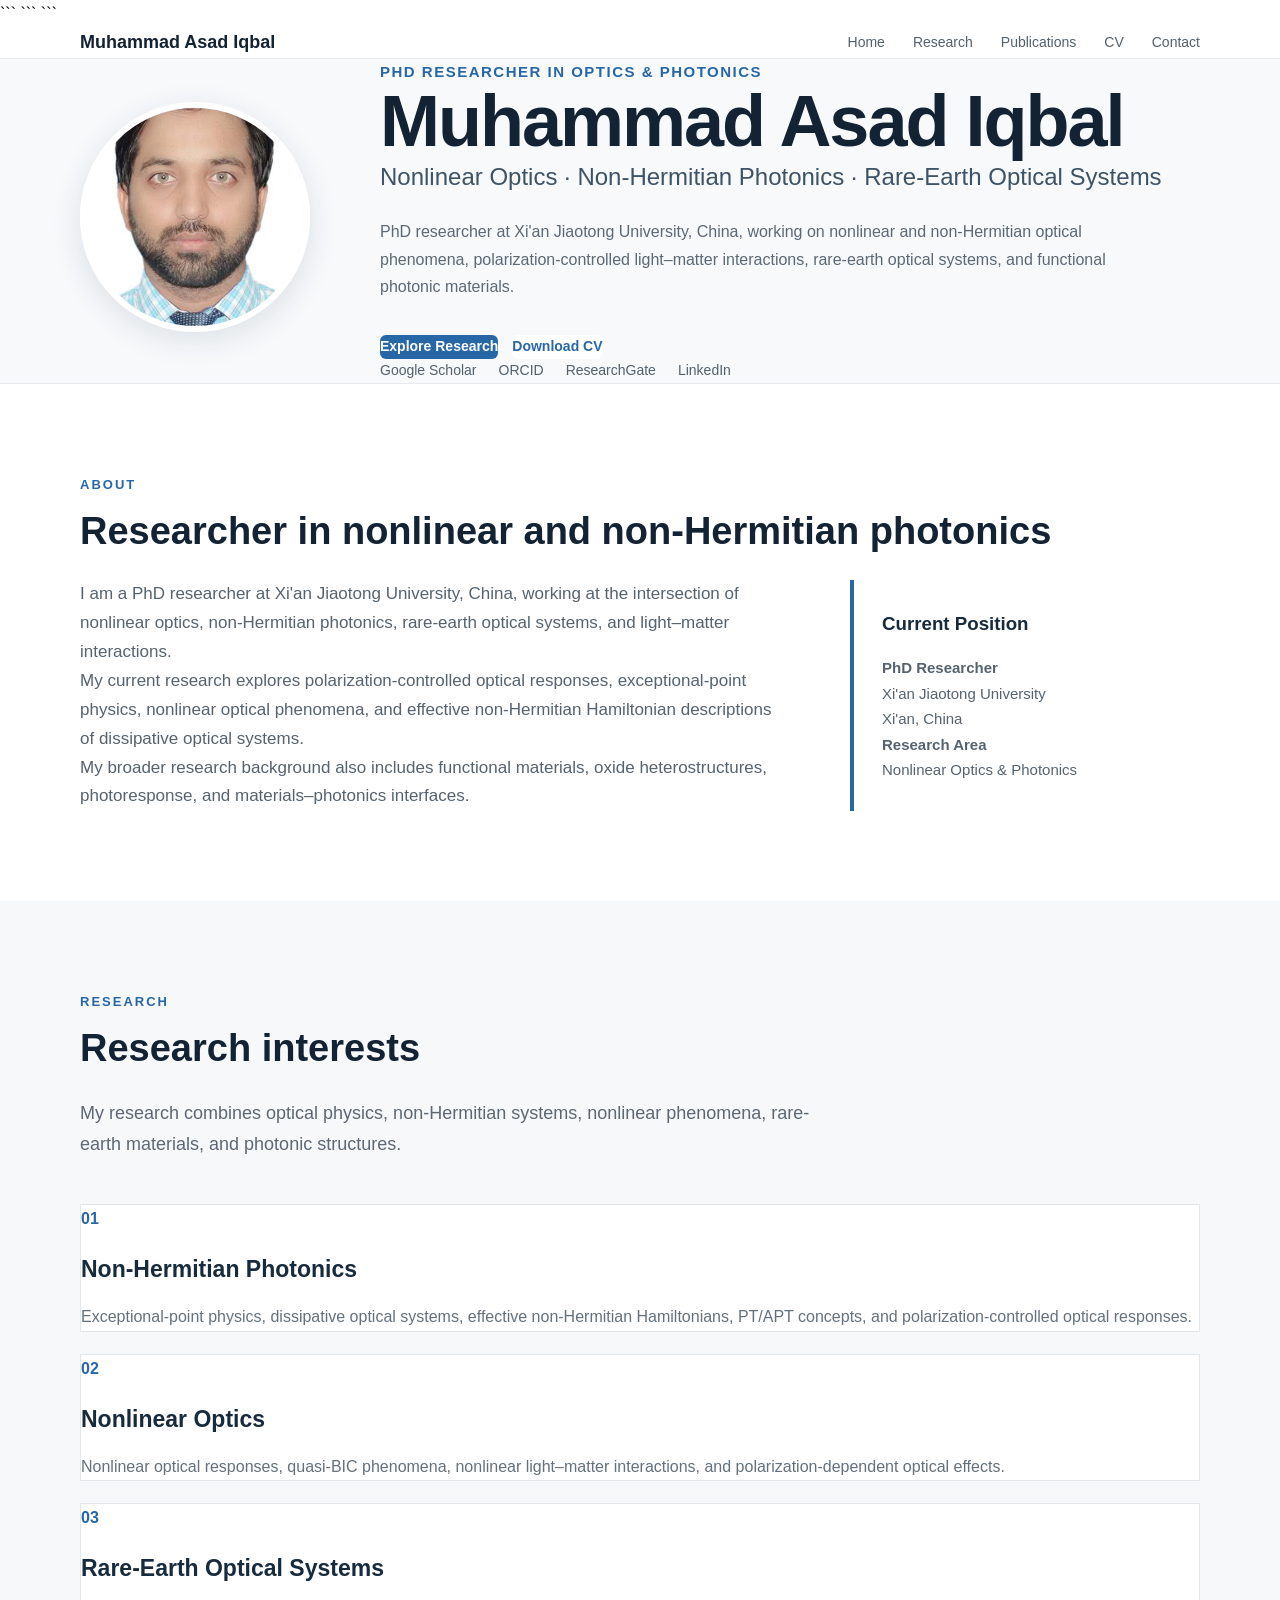
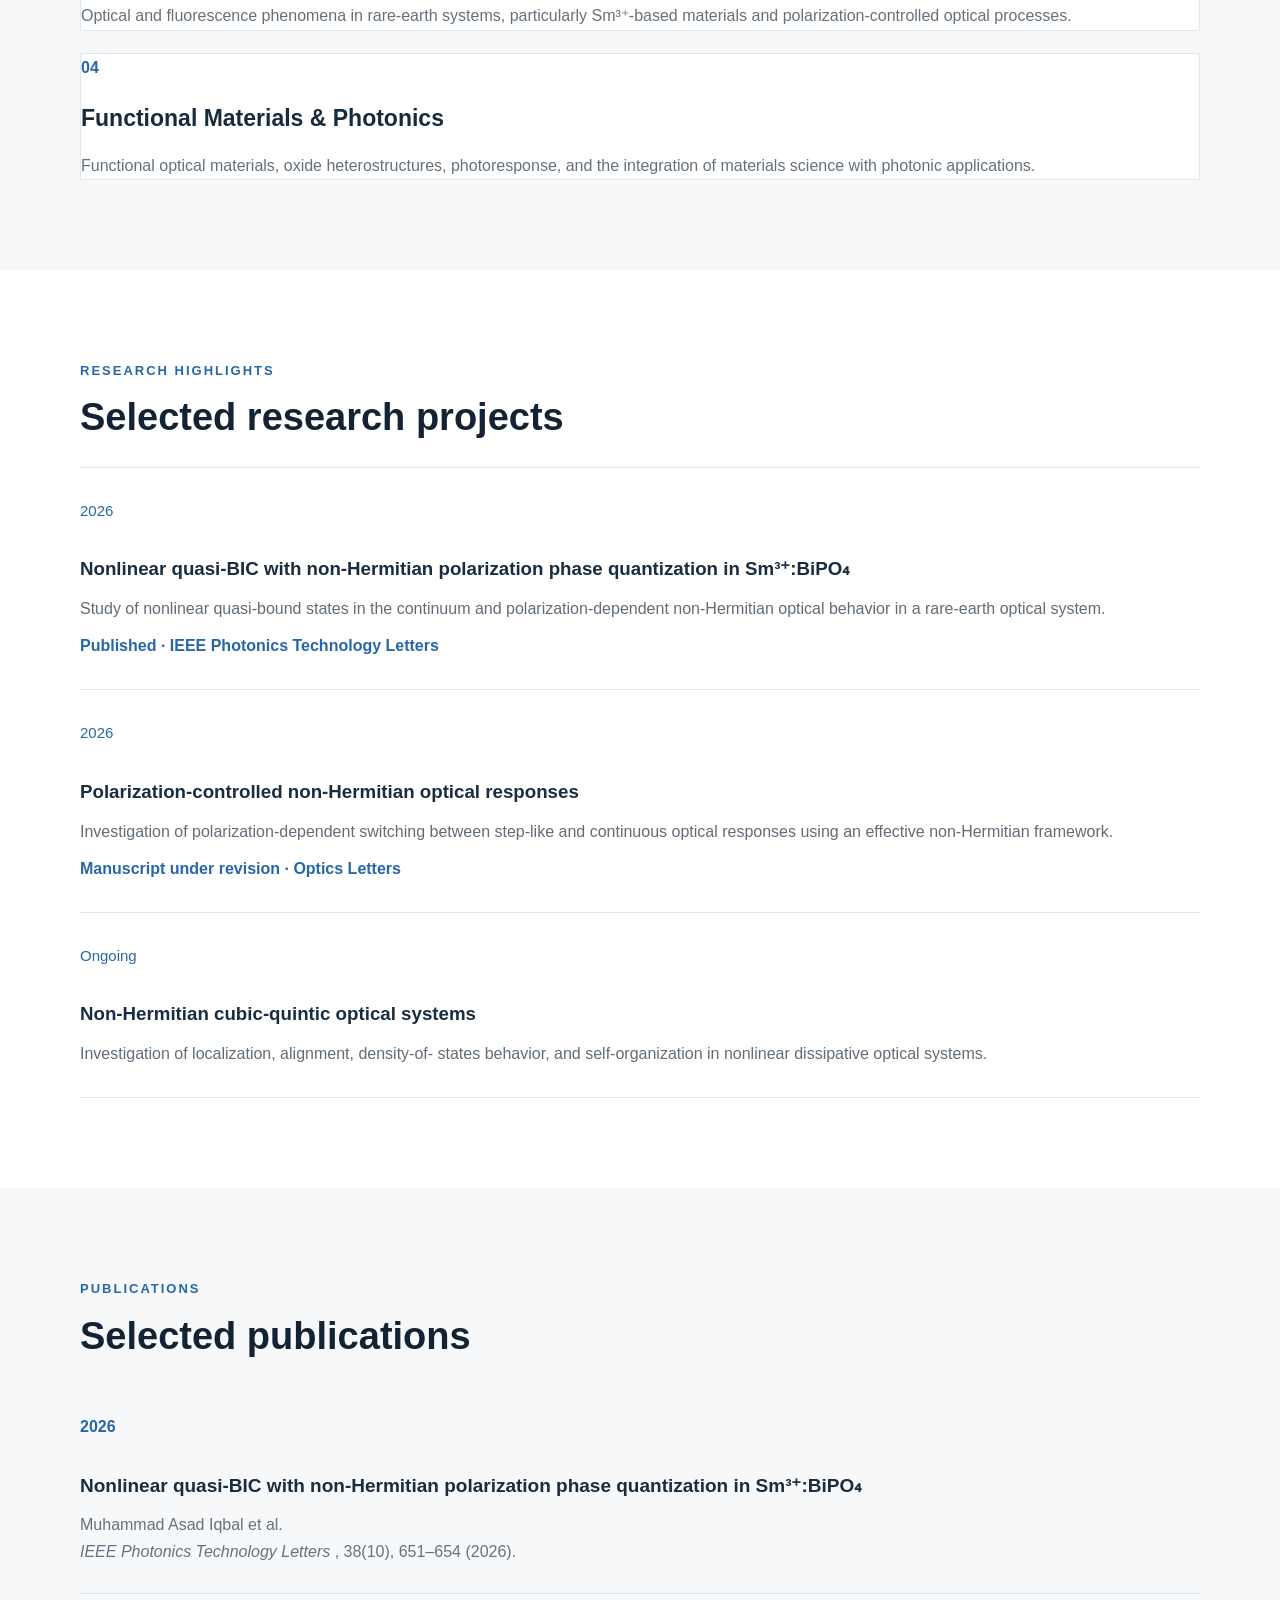
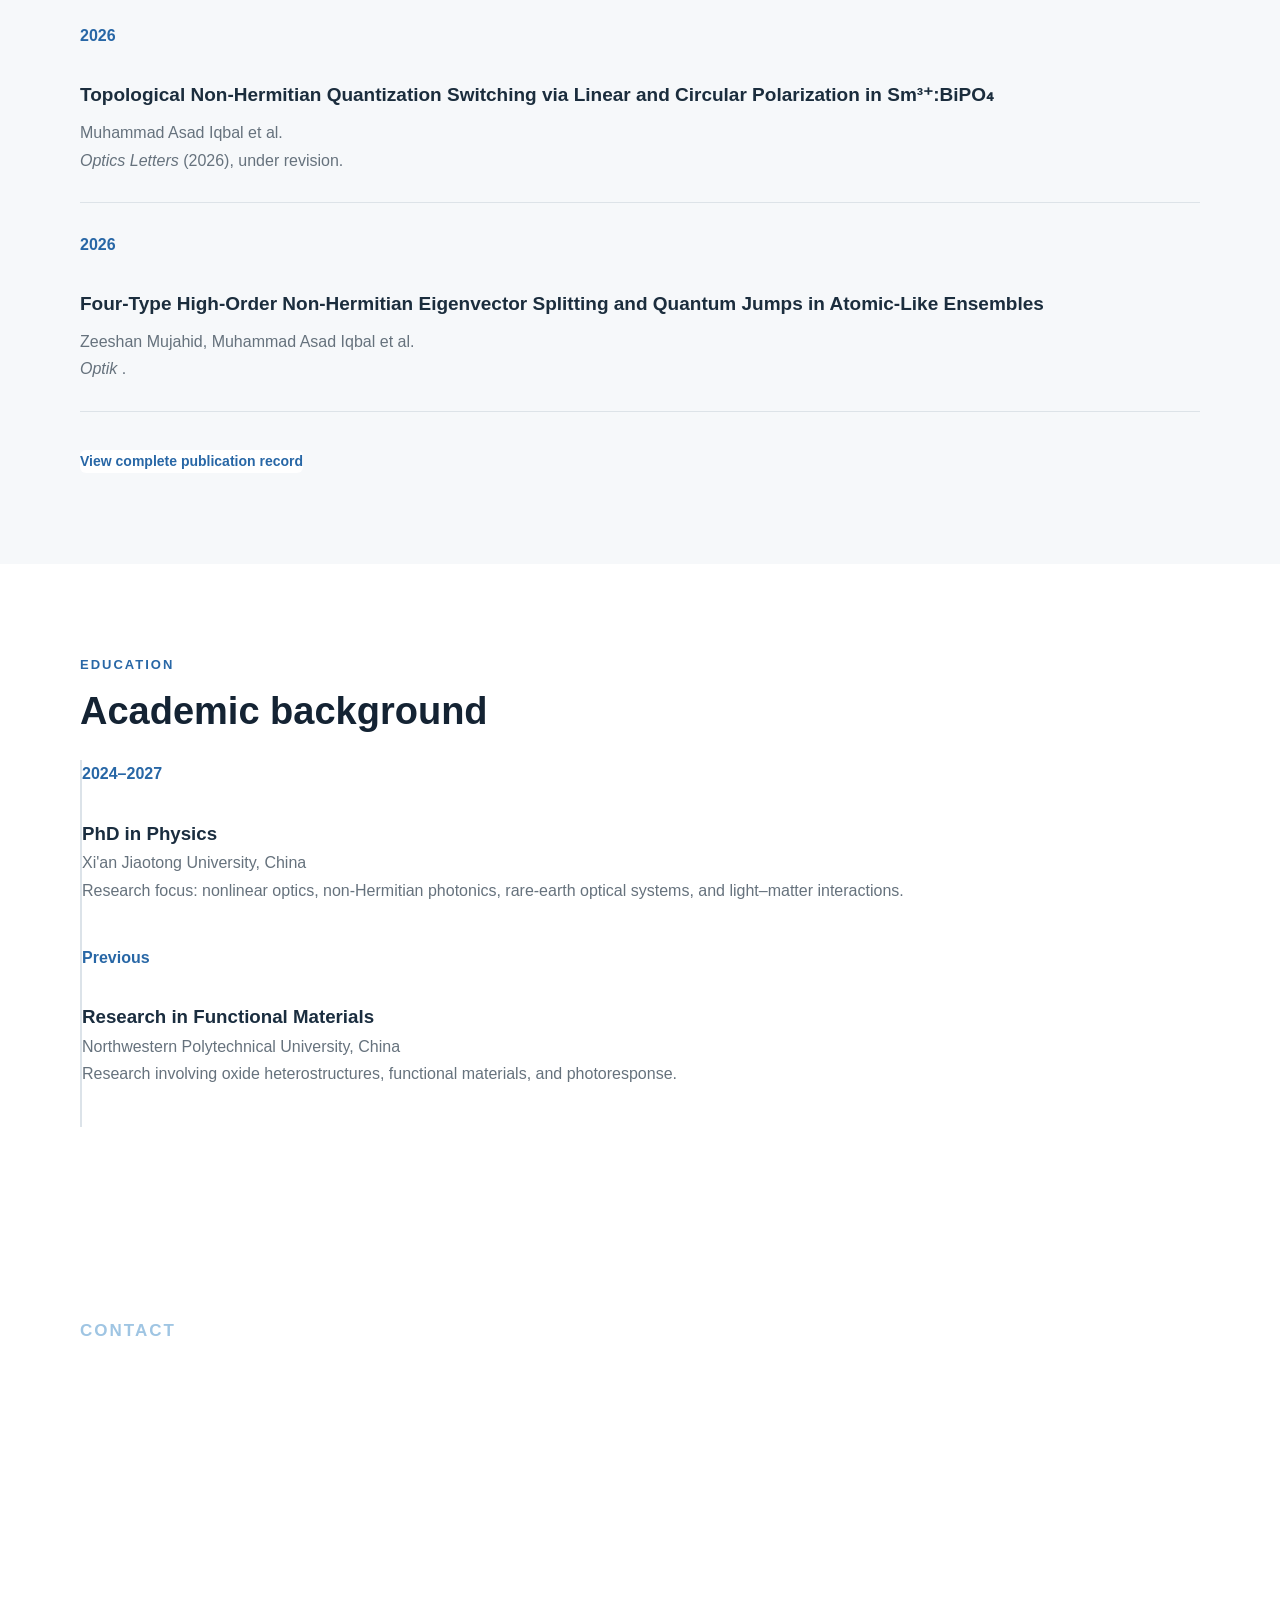
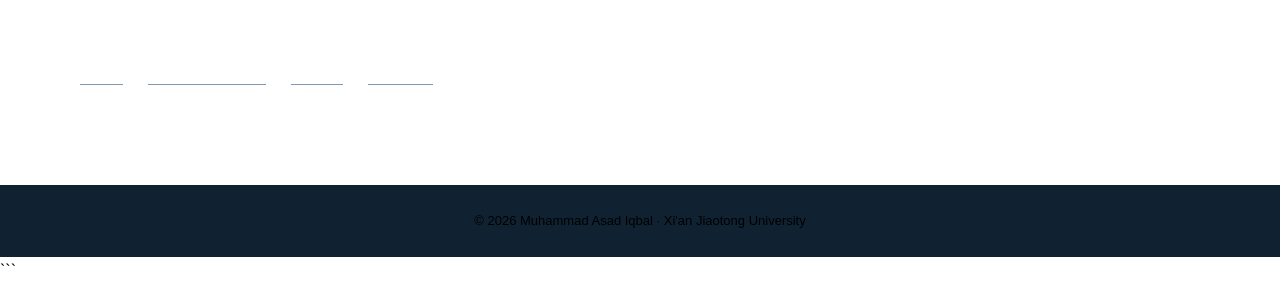
<file: index.html>
<!DOCTYPE html>

<html lang="en">

<head>
    <meta charset="UTF-8">
    <meta name="viewport" content="width=device-width, initial-scale=1.0">

```
<title>Muhammad Asad Iqbal | PhD Researcher</title>

<meta name="description"
    content="Academic homepage of Muhammad Asad Iqbal, PhD researcher in nonlinear optics, non-Hermitian photonics, rare-earth optical systems, and functional materials.">

<link rel="stylesheet" href="style.css">
```

</head>

<body>

```
<!-- Navigation -->
<nav class="navbar">
    <div class="nav-container">

        <a href="index.html" class="logo">
            Muhammad Asad Iqbal
        </a>

        <div class="nav-links">
            <a href="index.html">Home</a>
            <a href="research.html">Research</a>
            <a href="publications.html">Publications</a>
            <a href="cv.html">CV</a>
            <a href="index.html#contact">Contact</a>
        </div>

    </div>
</nav>


<!-- Hero Section -->
<header class="hero">

  <div class="hero-container">

    <div class="hero-photo">
        <img src="images/4124999048.jpg"
             alt="Muhammad Asad Iqbal">
    </div>

    <div class="hero-text">

            <p class="eyebrow">
                PhD Researcher in Optics & Photonics
            </p>

            <h1>
                Muhammad Asad Iqbal
            </h1>

            <h2>
                Nonlinear Optics · Non-Hermitian Photonics · Rare-Earth Optical Systems
            </h2>

            <p class="hero-description">

                PhD researcher at Xi'an Jiaotong University, China,
                working on nonlinear and non-Hermitian optical phenomena,
                polarization-controlled light–matter interactions,
                rare-earth optical systems, and functional photonic materials.

            </p>

            <div class="hero-buttons">

                <a href="#research" class="button primary">
                    Explore Research
                </a>

                <a href="cv.pdf" class="button secondary">
                    Download CV
                </a>

            </div>

            <div class="profile-links">

                <a href="https://scholar.google.com/citations?user=QJBoop8AAAAJ"
                   target="_blank">
                    Google Scholar
                </a>

                <a href="https://orcid.org/0000-0002-7200-636X"
                   target="_blank">
                    ORCID
                </a>

                <a href="https://www.researchgate.net/"
                   target="_blank">
                    ResearchGate
                </a>

                <a href="https://www.linkedin.com/in/asad-iqbal-26411875/"
                   target="_blank">
                    LinkedIn
                </a>

            </div>

        </div>

    </div>

</header>


<!-- About -->
<section id="about" class="section">

    <div class="container">

        <p class="section-label">
            ABOUT
        </p>

        <h2>
            Researcher in nonlinear and non-Hermitian photonics
        </h2>

        <div class="about-grid">

            <div>

                <p>
                    I am a PhD researcher at Xi'an Jiaotong University,
                    China, working at the intersection of nonlinear optics,
                    non-Hermitian photonics, rare-earth optical systems,
                    and light–matter interactions.
                </p>

                <p>
                    My current research explores polarization-controlled
                    optical responses, exceptional-point physics,
                    nonlinear optical phenomena, and effective
                    non-Hermitian Hamiltonian descriptions of dissipative
                    optical systems.
                </p>

                <p>
                    My broader research background also includes functional
                    materials, oxide heterostructures, photoresponse,
                    and materials–photonics interfaces.
                </p>

            </div>

            <div class="about-box">

                <h3>Current Position</h3>

                <p>
                    <strong>PhD Researcher</strong><br>
                    Xi'an Jiaotong University<br>
                    Xi'an, China
                </p>

                <p>
                    <strong>Research Area</strong><br>
                    Nonlinear Optics & Photonics
                </p>

            </div>

        </div>

    </div>

</section>


<!-- Research -->
<section id="research" class="section light-section">

    <div class="container">

        <p class="section-label">
            RESEARCH
        </p>

        <h2>
            Research interests
        </h2>

        <p class="section-intro">
            My research combines optical physics, non-Hermitian systems,
            nonlinear phenomena, rare-earth materials, and photonic
            structures.
        </p>


        <div class="research-grid">

            <article class="research-card">

                <div class="research-number">
                    01
                </div>

                <h3>
                    Non-Hermitian Photonics
                </h3>

                <p>
                    Exceptional-point physics, dissipative optical systems,
                    effective non-Hermitian Hamiltonians, PT/APT concepts,
                    and polarization-controlled optical responses.
                </p>

            </article>


            <article class="research-card">

                <div class="research-number">
                    02
                </div>

                <h3>
                    Nonlinear Optics
                </h3>

                <p>
                    Nonlinear optical responses, quasi-BIC phenomena,
                    nonlinear light–matter interactions, and
                    polarization-dependent optical effects.
                </p>

            </article>


            <article class="research-card">

                <div class="research-number">
                    03
                </div>

                <h3>
                    Rare-Earth Optical Systems
                </h3>

                <p>
                    Optical and fluorescence phenomena in rare-earth
                    systems, particularly Sm³⁺-based materials and
                    polarization-controlled optical processes.
                </p>

            </article>


            <article class="research-card">

                <div class="research-number">
                    04
                </div>

                <h3>
                    Functional Materials & Photonics
                </h3>

                <p>
                    Functional optical materials, oxide heterostructures,
                    photoresponse, and the integration of materials
                    science with photonic applications.
                </p>

            </article>

        </div>

    </div>

</section>


<!-- Research Highlights -->
<section class="section">

    <div class="container">

        <p class="section-label">
            RESEARCH HIGHLIGHTS
        </p>

        <h2>
            Selected research projects
        </h2>


        <div class="project">

            <div class="project-year">
                2026
            </div>

            <div>

                <h3>
                    Nonlinear quasi-BIC with non-Hermitian polarization phase quantization in Sm³⁺:BiPO₄
                </h3>

                <p>
                    Study of nonlinear quasi-bound states in the continuum
                    and polarization-dependent non-Hermitian optical
                    behavior in a rare-earth optical system.
                </p>

                <p class="project-status">
                    Published · IEEE Photonics Technology Letters
                </p>

            </div>

        </div>


        <div class="project">

            <div class="project-year">
                2026
            </div>

            <div>

                <h3>
                    Polarization-controlled non-Hermitian optical responses
                </h3>

                <p>
                    Investigation of polarization-dependent switching
                    between step-like and continuous optical responses
                    using an effective non-Hermitian framework.
                </p>

                <p class="project-status">
                    Manuscript under revision · Optics Letters
                </p>

            </div>

        </div>


        <div class="project">

            <div class="project-year">
                Ongoing
            </div>

            <div>

                <h3>
                    Non-Hermitian cubic-quintic optical systems
                </h3>

                <p>
                    Investigation of localization, alignment, density-of-
                    states behavior, and self-organization in nonlinear
                    dissipative optical systems.
                </p>

            </div>

        </div>

    </div>

</section>


<!-- Publications -->
<section id="publications" class="section light-section">

    <div class="container">

        <p class="section-label">
            PUBLICATIONS
        </p>

        <h2>
            Selected publications
        </h2>


        <div class="publication">

            <span class="publication-year">
                2026
            </span>

            <div>

                <h3>
                    Nonlinear quasi-BIC with non-Hermitian polarization phase quantization in Sm³⁺:BiPO₄
                </h3>

                <p>
                    Muhammad Asad Iqbal et al.
                </p>

                <p>
                    <em>
                        IEEE Photonics Technology Letters
                    </em>,
                    38(10), 651–654 (2026).
                </p>

            </div>

        </div>


        <div class="publication">

            <span class="publication-year">
                2026
            </span>

            <div>

                <h3>
                    Topological Non-Hermitian Quantization Switching via Linear and Circular Polarization in Sm³⁺:BiPO₄
                </h3>

                <p>
                    Muhammad Asad Iqbal et al.
                </p>

                <p>
                    <em>
                        Optics Letters
                    </em>
                    (2026), under revision.
                </p>

            </div>

        </div>


        <div class="publication">

            <span class="publication-year">
                2026
            </span>

            <div>

                <h3>
                    Four-Type High-Order Non-Hermitian Eigenvector Splitting and Quantum Jumps in Atomic-Like Ensembles
                </h3>

                <p>
                    Zeeshan Mujahid, Muhammad Asad Iqbal et al.
                </p>

                <p>
                    <em>
                        Optik
                    </em>.
                </p>

            </div>

        </div>


        <div class="publication-more">

            <a href="https://scholar.google.com/citations?user=QJBoop8AAAAJ"
               target="_blank"
               class="button secondary">

                View complete publication record

            </a>

        </div>

    </div>

</section>


<!-- Education -->
<section id="education" class="section">

    <div class="container">

        <p class="section-label">
            EDUCATION
        </p>

        <h2>
            Academic background
        </h2>


        <div class="timeline">

            <div class="timeline-item">

                <span>
                    2024–2027
                </span>

                <div>

                    <h3>
                        PhD in Physics
                    </h3>

                    <p>
                        Xi'an Jiaotong University, China
                    </p>

                    <p>
                        Research focus: nonlinear optics,
                        non-Hermitian photonics, rare-earth optical
                        systems, and light–matter interactions.
                    </p>

                </div>

            </div>


            <div class="timeline-item">

                <span>
                    Previous
                </span>

                <div>

                    <h3>
                        Research in Functional Materials
                    </h3>

                    <p>
                        Northwestern Polytechnical University, China
                    </p>

                    <p>
                        Research involving oxide heterostructures,
                        functional materials, and photoresponse.
                    </p>

                </div>

            </div>

        </div>

    </div>

</section>


<!-- Contact -->
<section id="contact" class="contact-section">

    <div class="container">

        <p class="section-label">
            CONTACT
        </p>

        <h2>
            Research collaborations & postdoctoral opportunities
        </h2>

        <p>
            I am interested in research collaborations and
            postdoctoral opportunities in nonlinear optics,
            non-Hermitian photonics, rare-earth optical systems,
            functional materials, and related interdisciplinary areas.
        </p>

        <div class="contact-links">

            <a href="mailto:YOUR-EMAIL@example.com">
                Email
            </a>

            <a href="https://scholar.google.com/citations?user=QJBoop8AAAAJ"
               target="_blank">
                Google Scholar
            </a>

            <a href="https://orcid.org/0000-0002-7200-636X"
               target="_blank">
                ORCID
            </a>

            <a href="https://www.linkedin.com/in/asad-iqbal-26411875/"
               target="_blank">
                LinkedIn
            </a>

        </div>

    </div>

</section>


<!-- Footer -->
<footer>

    <p>
        © 2026 Muhammad Asad Iqbal · Xi'an Jiaotong University
    </p>

</footer>
```

</body>

</html>
</file>
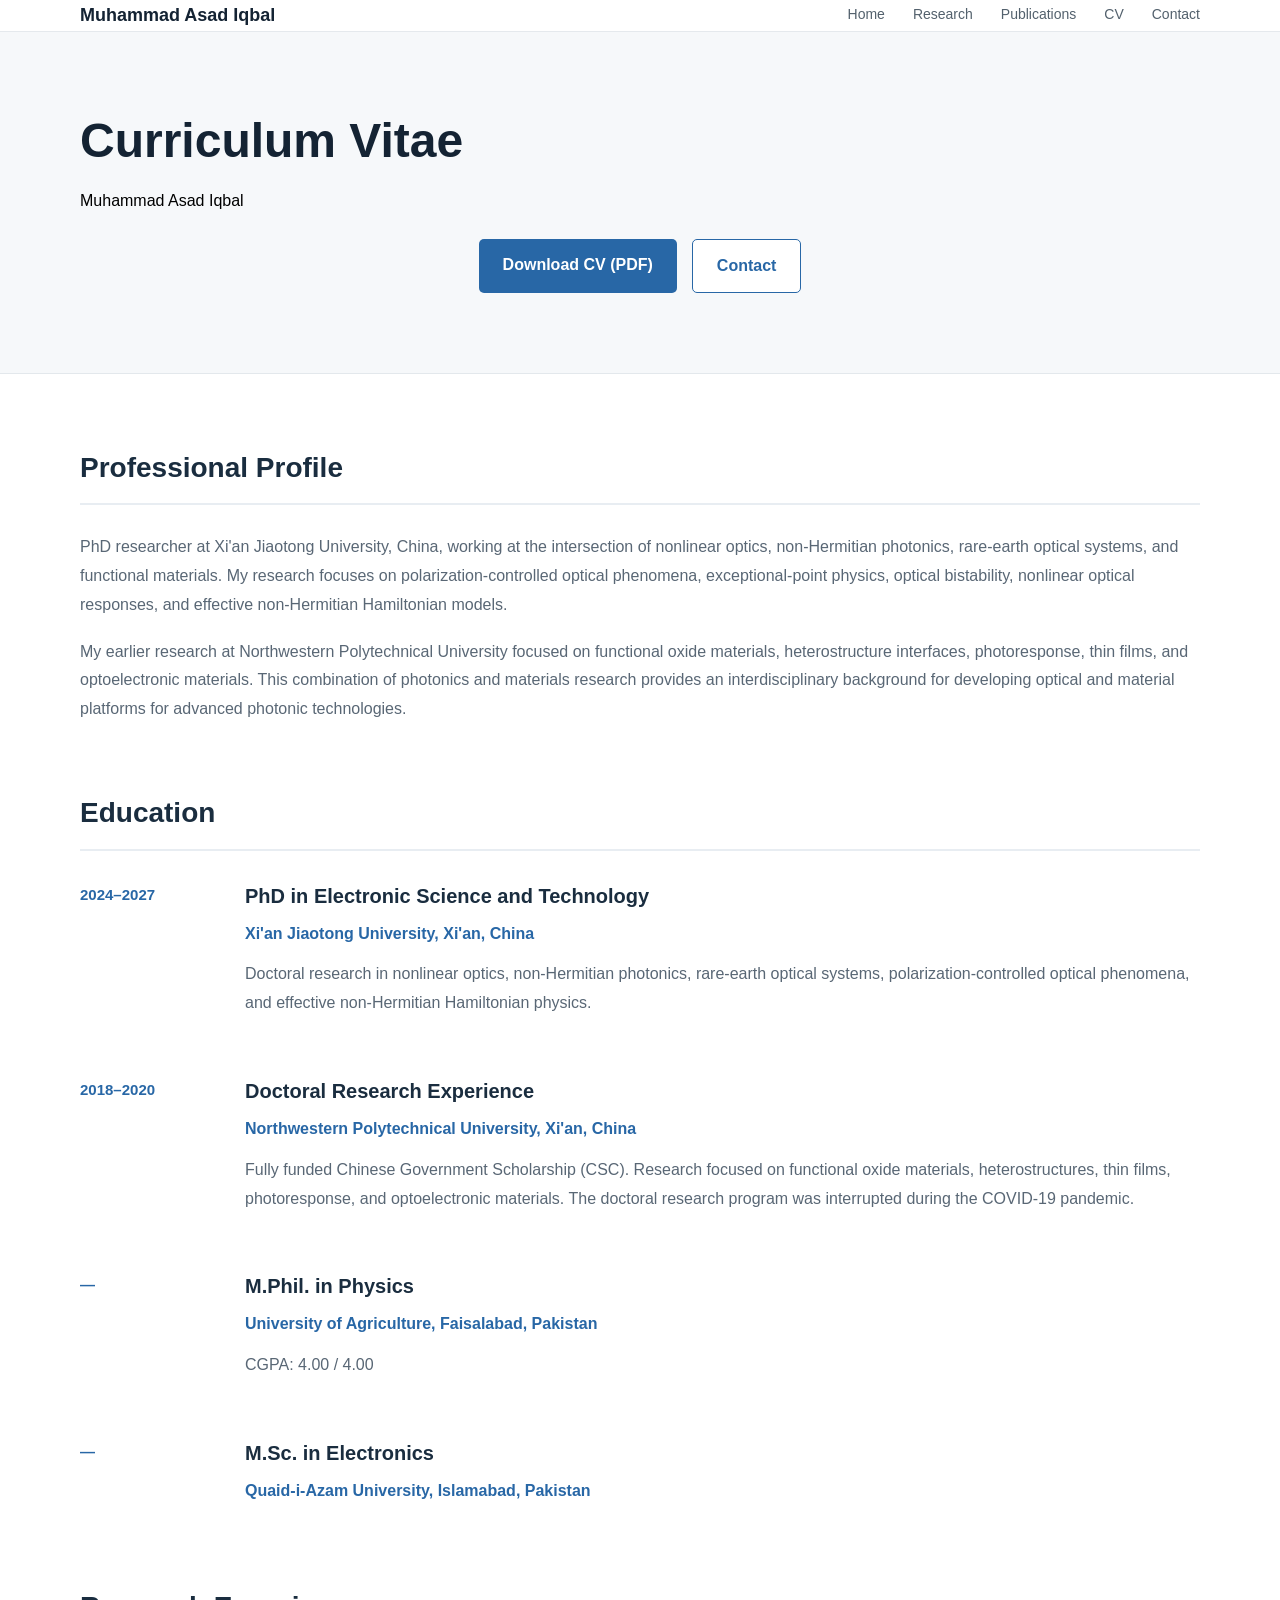
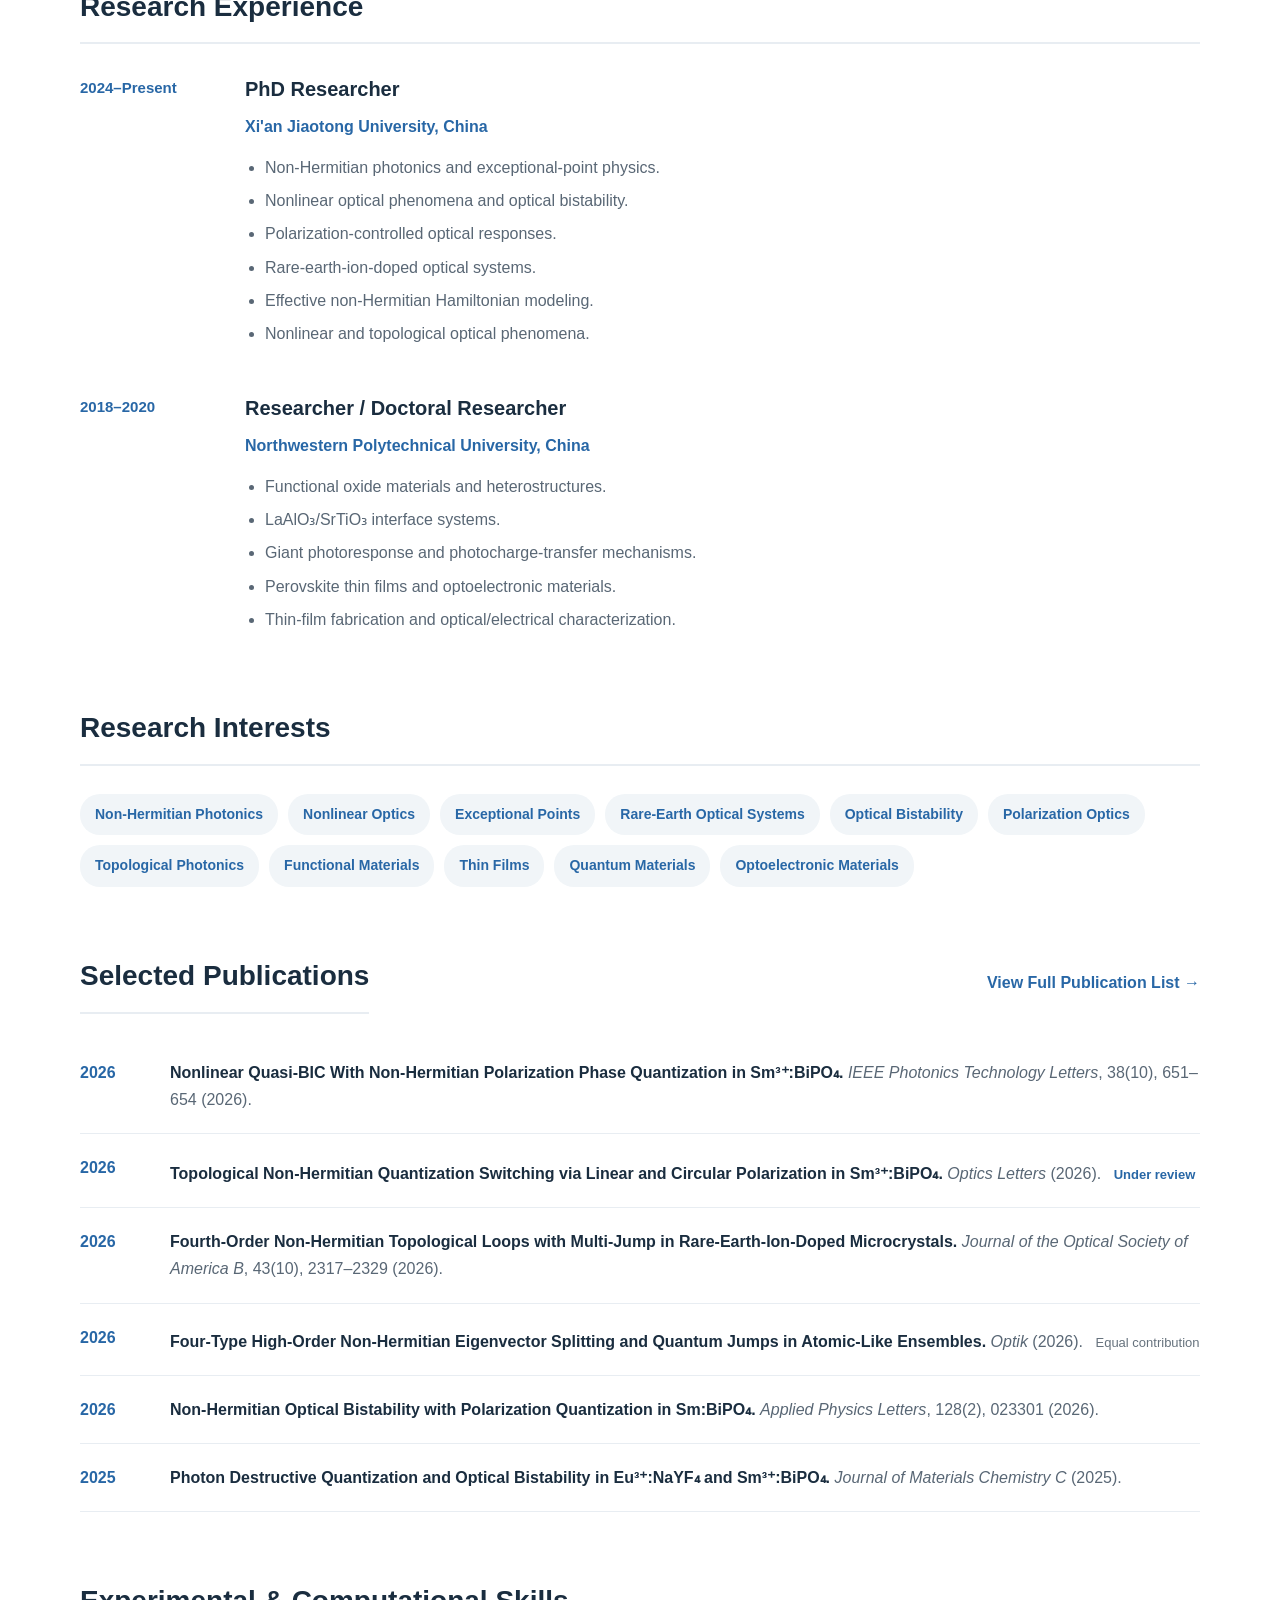
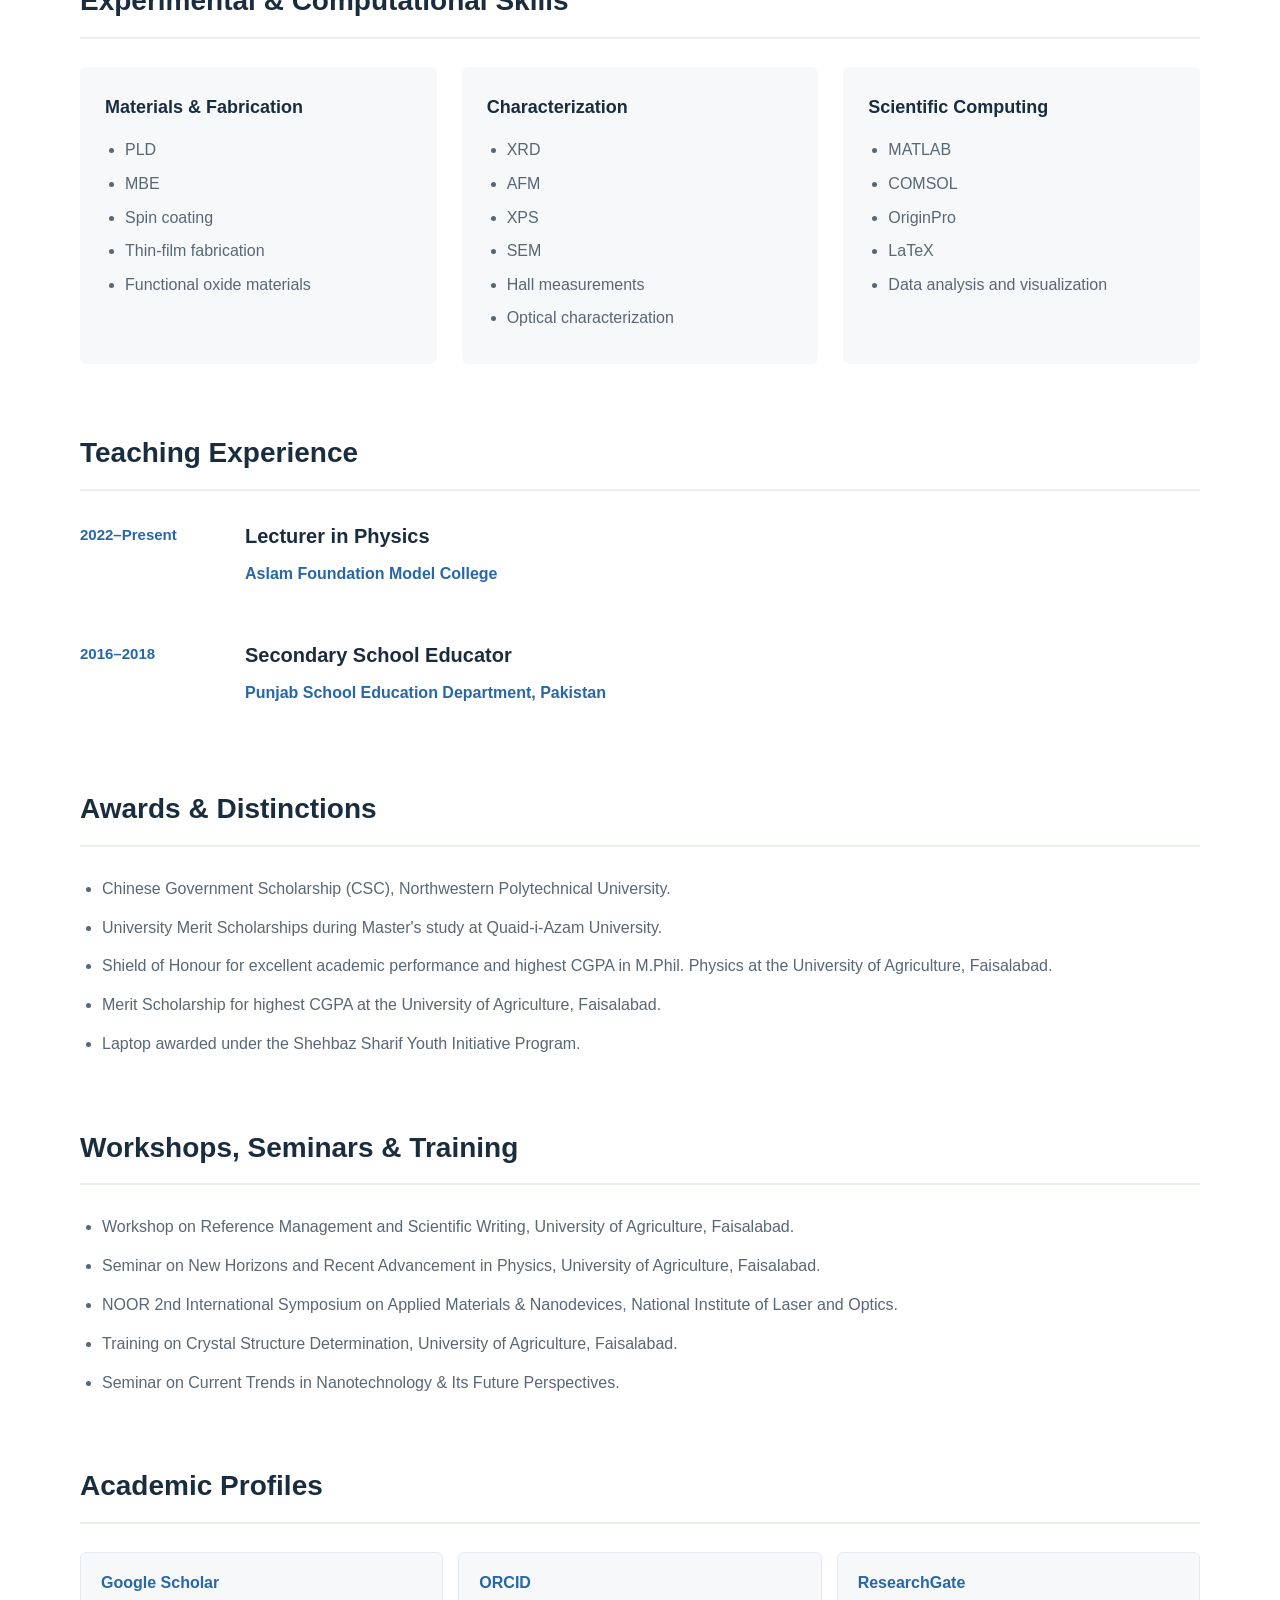
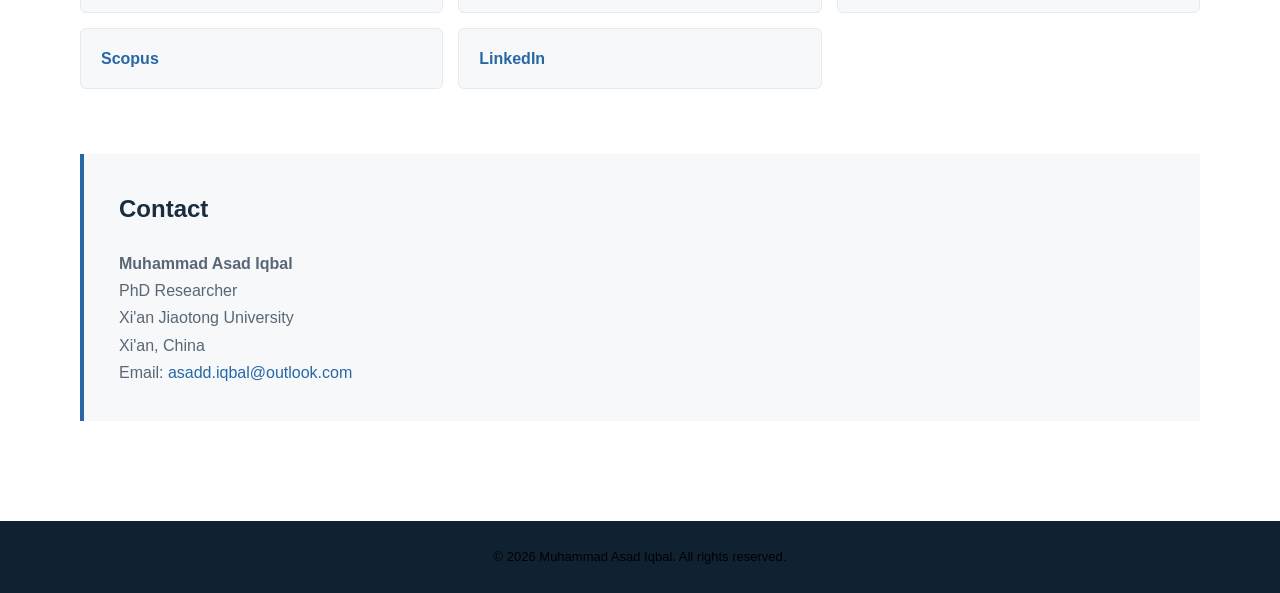
<file: cv.html>
<!DOCTYPE html>
<html lang="en">

<head>
    <meta charset="UTF-8">
    <meta name="viewport" content="width=device-width, initial-scale=1.0">

    <title>CV | Muhammad Asad Iqbal</title>

    <meta name="description"
        content="Curriculum Vitae of Muhammad Asad Iqbal, PhD researcher at Xi'an Jiaotong University specializing in nonlinear optics, non-Hermitian photonics, rare-earth optical systems, and functional materials.">

    <link rel="stylesheet" href="style.css">
</head>

<body>

<!-- Navigation -->
<nav class="navbar">
    <div class="nav-container">

        <a href="index.html" class="logo">
            Muhammad Asad Iqbal
        </a>

        <div class="nav-links">
            <a href="index.html">Home</a>
            <a href="research.html">Research</a>
            <a href="publications.html">Publications</a>
            <a href="cv.html" class="active">CV</a>
            <a href="index.html#contact">Contact</a>
        </div>

    </div>
</nav>


<!-- CV Header -->
<section class="page-header">
    <div class="container">

        <h1>Curriculum Vitae</h1>

        <p>
            Muhammad Asad Iqbal
        </p>

        <div class="cv-actions">

            <a href="cv.pdf" class="btn btn-primary" target="_blank">
                Download CV (PDF)
            </a>

            <a href="index.html#contact" class="btn btn-secondary">
                Contact
            </a>

        </div>

    </div>
</section>


<!-- CV Content -->
<main class="cv-page">

<div class="container">


<!-- Profile -->
<section class="cv-section">

    <h2>Professional Profile</h2>

    <p>
        PhD researcher at Xi'an Jiaotong University, China, working at the
        intersection of nonlinear optics, non-Hermitian photonics, rare-earth
        optical systems, and functional materials. My research focuses on
        polarization-controlled optical phenomena, exceptional-point physics,
        optical bistability, nonlinear optical responses, and effective
        non-Hermitian Hamiltonian models.
    </p>

    <p>
        My earlier research at Northwestern Polytechnical University focused on
        functional oxide materials, heterostructure interfaces, photoresponse,
        thin films, and optoelectronic materials. This combination of photonics
        and materials research provides an interdisciplinary background for
        developing optical and material platforms for advanced photonic
        technologies.
    </p>

</section>


<!-- Education -->
<section class="cv-section">

    <h2>Education</h2>


    <div class="cv-item">

        <div class="cv-date">
            2024–2027
        </div>

        <div class="cv-details">

            <h3>PhD in Electronic Science and Technology</h3>

            <p class="cv-institution">
                Xi'an Jiaotong University, Xi'an, China
            </p>

            <p>
                Doctoral research in nonlinear optics, non-Hermitian photonics,
                rare-earth optical systems, polarization-controlled optical
                phenomena, and effective non-Hermitian Hamiltonian physics.
            </p>

        </div>

    </div>


    <div class="cv-item">

        <div class="cv-date">
            2018–2020
        </div>

        <div class="cv-details">

            <h3>Doctoral Research Experience</h3>

            <p class="cv-institution">
                Northwestern Polytechnical University, Xi'an, China
            </p>

            <p>
                Fully funded Chinese Government Scholarship (CSC).
                Research focused on functional oxide materials, heterostructures,
                thin films, photoresponse, and optoelectronic materials.
                The doctoral research program was interrupted during the
                COVID-19 pandemic.
            </p>

        </div>

    </div>


    <div class="cv-item">

        <div class="cv-date">
            — 
        </div>

        <div class="cv-details">

            <h3>M.Phil. in Physics</h3>

            <p class="cv-institution">
                University of Agriculture, Faisalabad, Pakistan
            </p>

            <p>
                CGPA: 4.00 / 4.00
            </p>

        </div>

    </div>


    <div class="cv-item">

        <div class="cv-date">
            —
        </div>

        <div class="cv-details">

            <h3>M.Sc. in Electronics</h3>

            <p class="cv-institution">
                Quaid-i-Azam University, Islamabad, Pakistan
            </p>

        </div>

    </div>

</section>


<!-- Research Experience -->
<section class="cv-section">

    <h2>Research Experience</h2>


    <div class="cv-item">

        <div class="cv-date">
            2024–Present
        </div>

        <div class="cv-details">

            <h3>PhD Researcher</h3>

            <p class="cv-institution">
                Xi'an Jiaotong University, China
            </p>

            <ul>
                <li>Non-Hermitian photonics and exceptional-point physics.</li>
                <li>Nonlinear optical phenomena and optical bistability.</li>
                <li>Polarization-controlled optical responses.</li>
                <li>Rare-earth-ion-doped optical systems.</li>
                <li>Effective non-Hermitian Hamiltonian modeling.</li>
                <li>Nonlinear and topological optical phenomena.</li>
            </ul>

        </div>

    </div>


    <div class="cv-item">

        <div class="cv-date">
            2018–2020
        </div>

        <div class="cv-details">

            <h3>Researcher / Doctoral Researcher</h3>

            <p class="cv-institution">
                Northwestern Polytechnical University, China
            </p>

            <ul>
                <li>Functional oxide materials and heterostructures.</li>
                <li>LaAlO₃/SrTiO₃ interface systems.</li>
                <li>Giant photoresponse and photocharge-transfer mechanisms.</li>
                <li>Perovskite thin films and optoelectronic materials.</li>
                <li>Thin-film fabrication and optical/electrical characterization.</li>
            </ul>

        </div>

    </div>

</section>


<!-- Research Interests -->
<section class="cv-section">

    <h2>Research Interests</h2>

    <div class="cv-tags">

        <span>Non-Hermitian Photonics</span>
        <span>Nonlinear Optics</span>
        <span>Exceptional Points</span>
        <span>Rare-Earth Optical Systems</span>
        <span>Optical Bistability</span>
        <span>Polarization Optics</span>
        <span>Topological Photonics</span>
        <span>Functional Materials</span>
        <span>Thin Films</span>
        <span>Quantum Materials</span>
        <span>Optoelectronic Materials</span>

    </div>

</section>


<!-- Publications -->
<section class="cv-section">

    <div class="cv-section-heading">

        <h2>Selected Publications</h2>

        <a href="publications.html">
            View Full Publication List →
        </a>

    </div>


    <div class="cv-publication">

        <span class="cv-publication-year">2026</span>

        <p>
            <strong>Nonlinear Quasi-BIC With Non-Hermitian Polarization Phase
            Quantization in Sm³⁺:BiPO₄.</strong>
            <em>IEEE Photonics Technology Letters</em>, 38(10), 651–654 (2026).
        </p>

    </div>


    <div class="cv-publication">

        <span class="cv-publication-year">2026</span>

        <p>
            <strong>Topological Non-Hermitian Quantization Switching via Linear
            and Circular Polarization in Sm³⁺:BiPO₄.</strong>
            <em>Optics Letters</em> (2026).
            <span class="publication-status">Under review</span>
        </p>

    </div>


    <div class="cv-publication">

        <span class="cv-publication-year">2026</span>

        <p>
            <strong>Fourth-Order Non-Hermitian Topological Loops with Multi-Jump
            in Rare-Earth-Ion-Doped Microcrystals.</strong>
            <em>Journal of the Optical Society of America B</em>,
            43(10), 2317–2329 (2026).
        </p>

    </div>


    <div class="cv-publication">

        <span class="cv-publication-year">2026</span>

        <p>
            <strong>Four-Type High-Order Non-Hermitian Eigenvector Splitting and
            Quantum Jumps in Atomic-Like Ensembles.</strong>
            <em>Optik</em> (2026).
            <span class="contribution-note">Equal contribution</span>
        </p>

    </div>


    <div class="cv-publication">

        <span class="cv-publication-year">2026</span>

        <p>
            <strong>Non-Hermitian Optical Bistability with Polarization
            Quantization in Sm:BiPO₄.</strong>
            <em>Applied Physics Letters</em>, 128(2), 023301 (2026).
        </p>

    </div>


    <div class="cv-publication">

        <span class="cv-publication-year">2025</span>

        <p>
            <strong>Photon Destructive Quantization and Optical Bistability in
            Eu³⁺:NaYF₄ and Sm³⁺:BiPO₄.</strong>
            <em>Journal of Materials Chemistry C</em> (2025).
        </p>

    </div>

</section>


<!-- Technical Skills -->
<section class="cv-section">

    <h2>Experimental & Computational Skills</h2>

    <div class="skills-grid">

        <div class="skill-group">

            <h3>Materials & Fabrication</h3>

            <ul>
                <li>PLD</li>
                <li>MBE</li>
                <li>Spin coating</li>
                <li>Thin-film fabrication</li>
                <li>Functional oxide materials</li>
            </ul>

        </div>


        <div class="skill-group">

            <h3>Characterization</h3>

            <ul>
                <li>XRD</li>
                <li>AFM</li>
                <li>XPS</li>
                <li>SEM</li>
                <li>Hall measurements</li>
                <li>Optical characterization</li>
            </ul>

        </div>


        <div class="skill-group">

            <h3>Scientific Computing</h3>

            <ul>
                <li>MATLAB</li>
                <li>COMSOL</li>
                <li>OriginPro</li>
                <li>LaTeX</li>
                <li>Data analysis and visualization</li>
            </ul>

        </div>

    </div>

</section>


<!-- Teaching Experience -->
<section class="cv-section">

    <h2>Teaching Experience</h2>


    <div class="cv-item">

        <div class="cv-date">
            2022–Present
        </div>

        <div class="cv-details">

            <h3>Lecturer in Physics</h3>

            <p class="cv-institution">
                Aslam Foundation Model College
            </p>

        </div>

    </div>


    <div class="cv-item">

        <div class="cv-date">
            2016–2018
        </div>

        <div class="cv-details">

            <h3>Secondary School Educator</h3>

            <p class="cv-institution">
                Punjab School Education Department, Pakistan
            </p>

        </div>

    </div>

</section>


<!-- Awards -->
<section class="cv-section">

    <h2>Awards & Distinctions</h2>

    <ul class="cv-list">

        <li>
            Chinese Government Scholarship (CSC), Northwestern Polytechnical University.
        </li>

        <li>
            University Merit Scholarships during Master's study at
            Quaid-i-Azam University.
        </li>

        <li>
            Shield of Honour for excellent academic performance and highest
            CGPA in M.Phil. Physics at the University of Agriculture,
            Faisalabad.
        </li>

        <li>
            Merit Scholarship for highest CGPA at the University of Agriculture,
            Faisalabad.
        </li>

        <li>
            Laptop awarded under the Shehbaz Sharif Youth Initiative Program.
        </li>

    </ul>

</section>


<!-- Conferences -->
<section class="cv-section">

    <h2>Workshops, Seminars & Training</h2>

    <ul class="cv-list">

        <li>
            Workshop on Reference Management and Scientific Writing,
            University of Agriculture, Faisalabad.
        </li>

        <li>
            Seminar on New Horizons and Recent Advancement in Physics,
            University of Agriculture, Faisalabad.
        </li>

        <li>
            NOOR 2nd International Symposium on Applied Materials &
            Nanodevices, National Institute of Laser and Optics.
        </li>

        <li>
            Training on Crystal Structure Determination,
            University of Agriculture, Faisalabad.
        </li>

        <li>
            Seminar on Current Trends in Nanotechnology & Its Future Perspectives.
        </li>

    </ul>

</section>


<!-- Academic Profiles -->
<section class="cv-section">

    <h2>Academic Profiles</h2>

    <div class="profile-links-grid">

        <a href="https://scholar.google.com/citations?user=QJBoop8AAAAJ"
           target="_blank">
            Google Scholar
        </a>

        <a href="https://orcid.org/0000-0002-7200-636X"
           target="_blank">
            ORCID
        </a>

        <a href="https://www.researchgate.net/profile/Muhammad-Iqbal-189"
           target="_blank">
            ResearchGate
        </a>

        <a href="https://www.scopus.com/authid/detail.uri?authorId=60117157800"
           target="_blank">
            Scopus
        </a>

        <a href="https://www.linkedin.com/in/asad-iqbal-26411875/"
           target="_blank">
            LinkedIn
        </a>

    </div>

</section>


<!-- Contact -->
<section class="cv-contact">

    <h2>Contact</h2>

    <p>
        <strong>Muhammad Asad Iqbal</strong>
    </p>

    <p>
        PhD Researcher<br>
        Xi'an Jiaotong University<br>
        Xi'an, China
    </p>

    <p>
        Email:
        <a href="mailto:asadd.iqbal@outlook.com">
            asadd.iqbal@outlook.com
        </a>
    </p>

</section>


</div>

</main>


<!-- Footer -->
<footer class="footer">

    <div class="container">

        <p>
            © 2026 Muhammad Asad Iqbal. All rights reserved.
        </p>

    </div>

</footer>


</body>
</html>
</file>
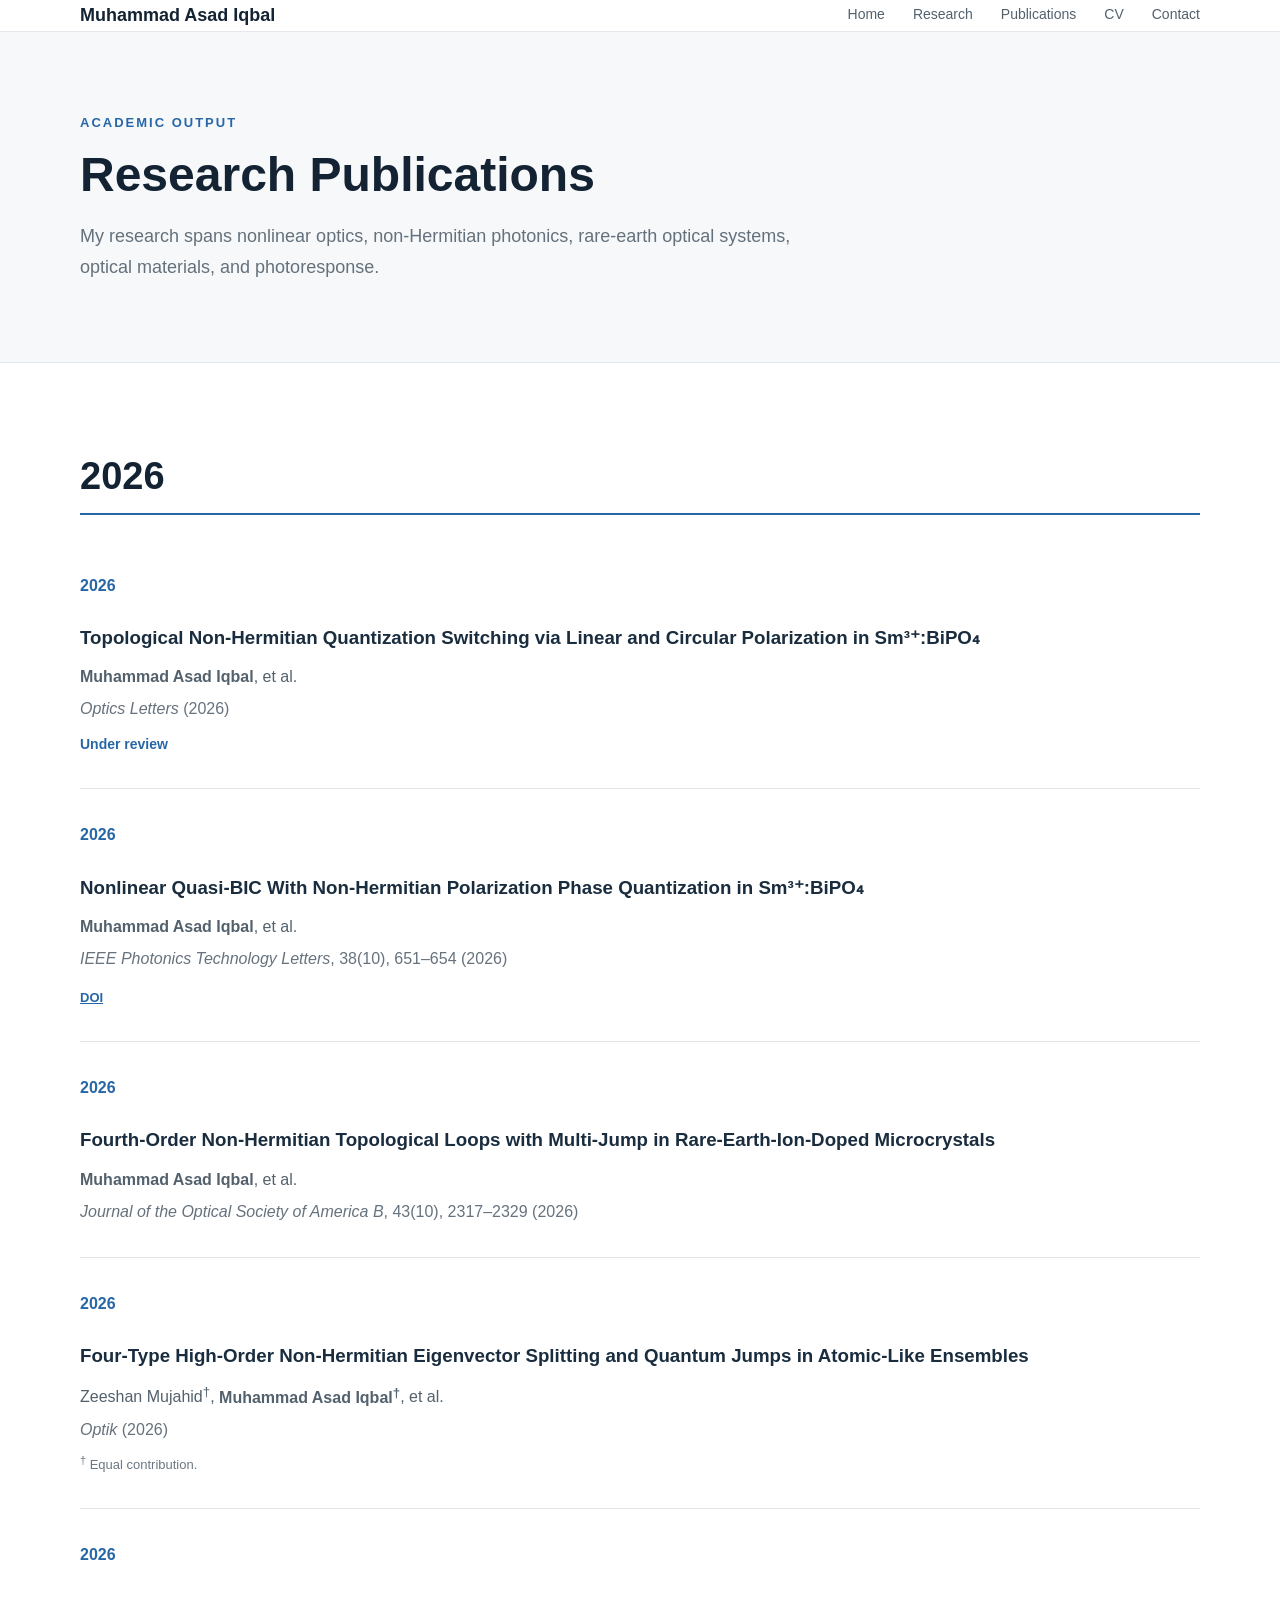
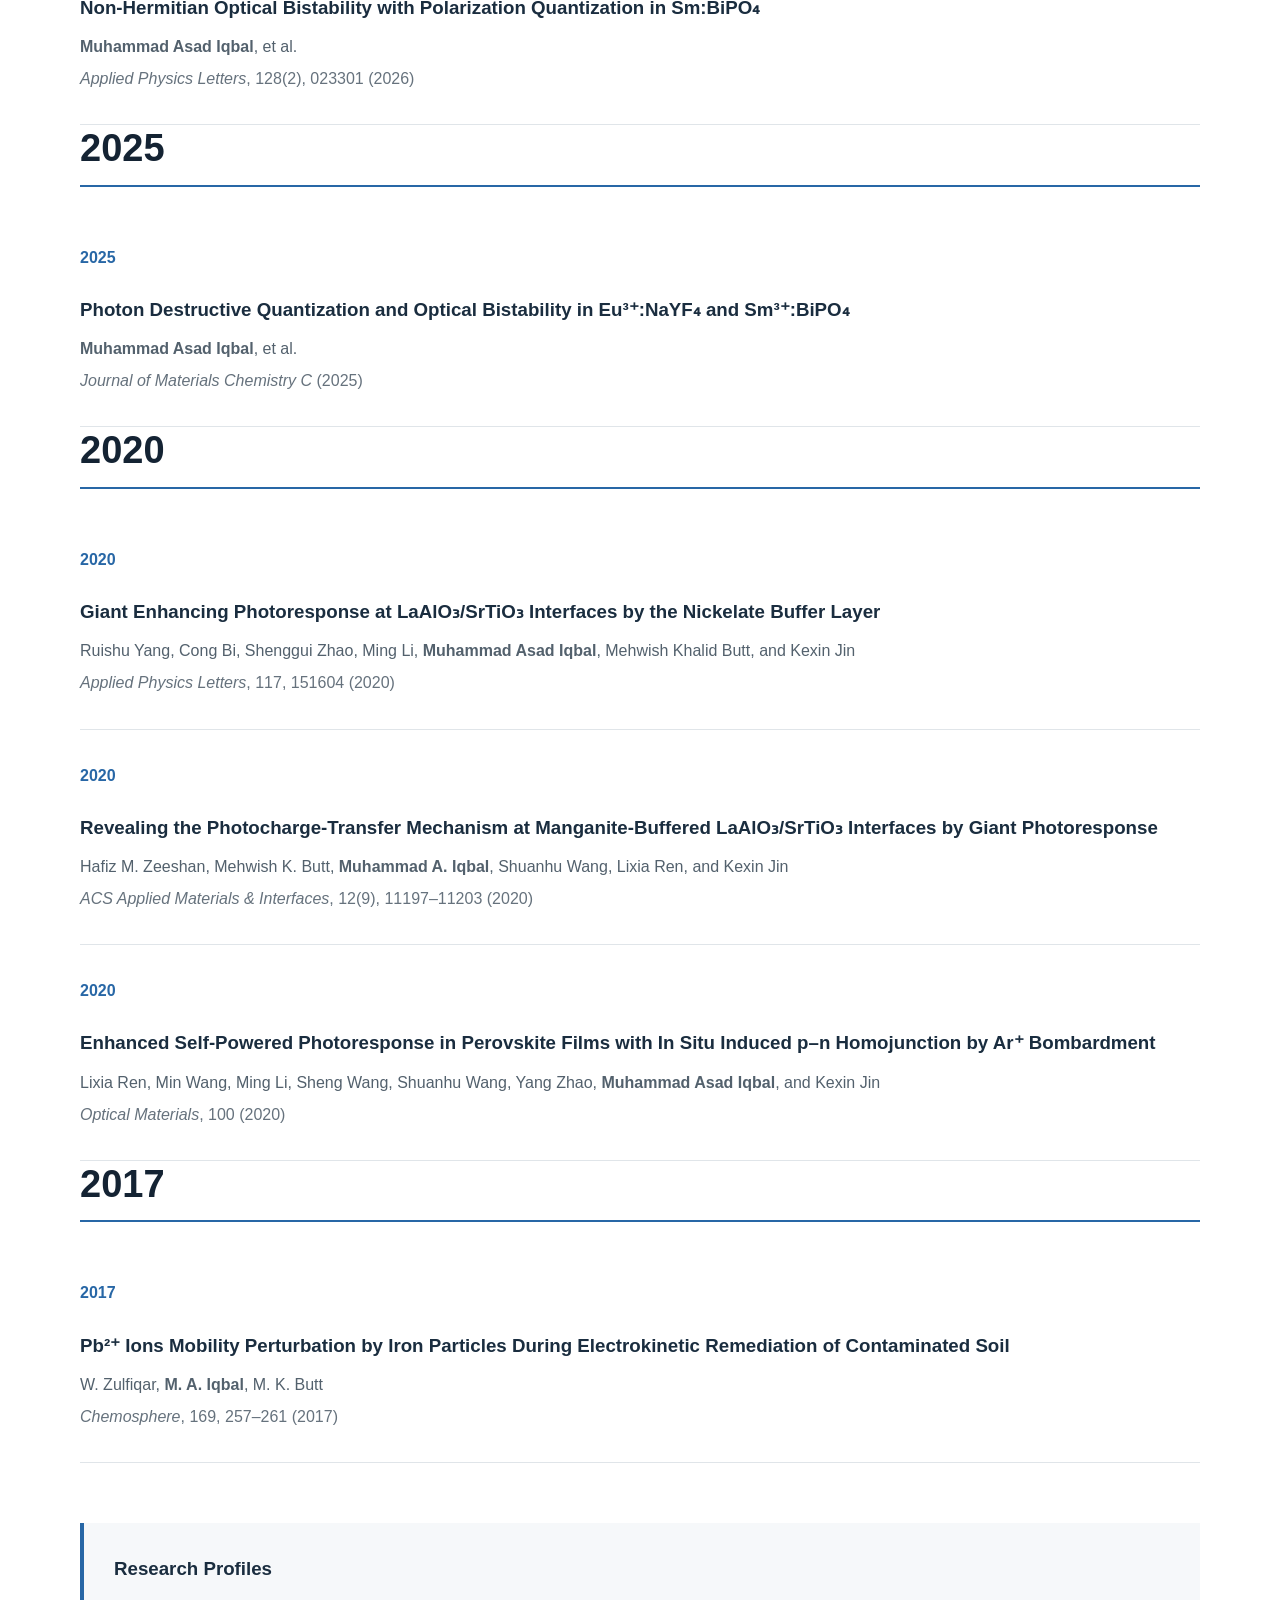
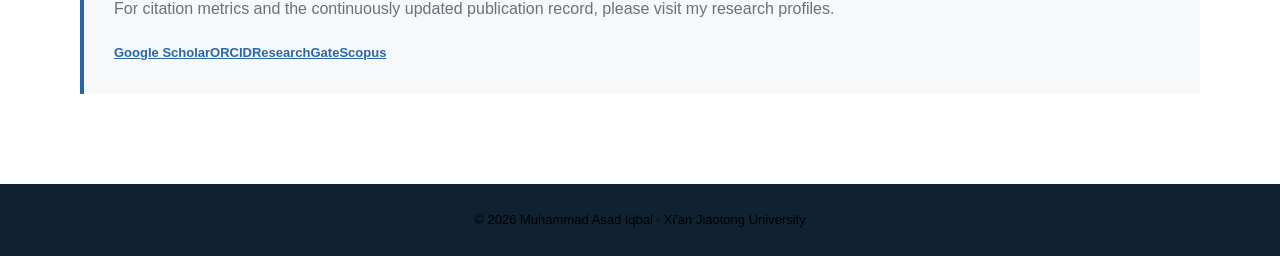
<file: publications.html>
<!DOCTYPE html>
<html lang="en">

<head>
    <meta charset="UTF-8">
    <meta name="viewport" content="width=device-width, initial-scale=1.0">

    <title>Publications | Muhammad Asad Iqbal</title>

    <meta name="description"
          content="Publications of Muhammad Asad Iqbal in nonlinear optics, non-Hermitian photonics, rare-earth optical systems, and functional materials.">

    <link rel="stylesheet" href="style.css">
</head>

<body>

<!-- =========================
     NAVIGATION
========================= -->

<nav class="navbar">

    <div class="nav-container">

        <a href="index.html" class="logo">
            Muhammad Asad Iqbal
        </a>

        <div class="nav-links">

            <a href="index.html">Home</a>

            <a href="index.html#research">Research</a>

            <a href="publications.html" class="active">
                Publications
            </a>

            <a href="cv.pdf" target="_blank">
                CV
            </a>

            <a href="index.html#contact">
                Contact
            </a>

        </div>

    </div>

</nav>


<!-- =========================
     PAGE HEADER
========================= -->

<section class="page-header">

    <div class="container">

        <p class="section-label">
            ACADEMIC OUTPUT
        </p>

        <h1>
            Research Publications
        </h1>

        <p>
            My research spans nonlinear optics, non-Hermitian photonics,
            rare-earth optical systems, optical materials, and photoresponse.
        </p>

    </div>

</section>


<!-- =========================
     PUBLICATIONS
========================= -->

<section class="section">

    <div class="container">


        <!-- =====================
             2026
        ====================== -->

        <h2 class="publication-year-heading">
            2026
        </h2>


        <!-- 1 -->

        <article class="publication-full">

            <div class="publication-full-year">
                2026
            </div>

            <div>

                <h3>
                    Topological Non-Hermitian Quantization Switching via
                    Linear and Circular Polarization in Sm³⁺:BiPO₄
                </h3>

                <p class="authors">
                    <strong>Muhammad Asad Iqbal</strong>, et al.
                </p>

                <p class="journal">
                    <em>Optics Letters</em> (2026)
                </p>

                <p class="publication-status">
                    Under review
                </p>

            </div>

        </article>


        <!-- 2 -->

        <article class="publication-full">

            <div class="publication-full-year">
                2026
            </div>

            <div>

                <h3>
                    Nonlinear Quasi-BIC With Non-Hermitian Polarization
                    Phase Quantization in Sm³⁺:BiPO₄
                </h3>

                <p class="authors">
                    <strong>Muhammad Asad Iqbal</strong>, et al.
                </p>

                <p class="journal">
                    <em>IEEE Photonics Technology Letters</em>,
                    38(10), 651–654 (2026)
                </p>

                <div class="publication-links">

                    <a
                        href="https://doi.org/10.1109/LPT.2026.3658487"
                        target="_blank"
                        class="small-link">
                        DOI
                    </a>

                </div>

            </div>

        </article>


        <!-- 3 -->

        <article class="publication-full">

            <div class="publication-full-year">
                2026
            </div>

            <div>

                <h3>
                    Fourth-Order Non-Hermitian Topological Loops
                    with Multi-Jump in Rare-Earth-Ion-Doped Microcrystals
                </h3>

                <p class="authors">
                    <strong>Muhammad Asad Iqbal</strong>, et al.
                </p>

                <p class="journal">
                    <em>Journal of the Optical Society of America B</em>,
                    43(10), 2317–2329 (2026)
                </p>

            </div>

        </article>


        <!-- 4 -->

        <article class="publication-full">

            <div class="publication-full-year">
                2026
            </div>

            <div>

                <h3>
                    Four-Type High-Order Non-Hermitian Eigenvector
                    Splitting and Quantum Jumps in Atomic-Like Ensembles
                </h3>

                <p class="authors">
                    Zeeshan Mujahid<sup>†</sup>,
                    <strong>Muhammad Asad Iqbal<sup>†</sup></strong>,
                    et al.
                </p>

                <p class="journal">
                    <em>Optik</em> (2026)
                </p>

                <p class="contribution-note">
                    <sup>†</sup> Equal contribution.
                </p>

            </div>

        </article>


        <!-- 5 -->

        <article class="publication-full">

            <div class="publication-full-year">
                2026
            </div>

            <div>

                <h3>
                    Non-Hermitian Optical Bistability with Polarization
                    Quantization in Sm:BiPO₄
                </h3>

                <p class="authors">
                    <strong>Muhammad Asad Iqbal</strong>, et al.
                </p>

                <p class="journal">
                    <em>Applied Physics Letters</em>,
                    128(2), 023301 (2026)
                </p>

            </div>

        </article>



        <!-- =====================
             2025
        ====================== -->

        <h2 class="publication-year-heading">
            2025
        </h2>


        <!-- 6 -->

        <article class="publication-full">

            <div class="publication-full-year">
                2025
            </div>

            <div>

                <h3>
                    Photon Destructive Quantization and Optical Bistability
                    in Eu³⁺:NaYF₄ and Sm³⁺:BiPO₄
                </h3>

                <p class="authors">
                    <strong>Muhammad Asad Iqbal</strong>, et al.
                </p>

                <p class="journal">
                    <em>Journal of Materials Chemistry C</em> (2025)
                </p>

            </div>

        </article>



        <!-- =====================
             2020
        ====================== -->

        <h2 class="publication-year-heading">
            2020
        </h2>


        <!-- 7 -->

        <article class="publication-full">

            <div class="publication-full-year">
                2020
            </div>

            <div>

                <h3>
                    Giant Enhancing Photoresponse at
                    LaAlO₃/SrTiO₃ Interfaces by the Nickelate Buffer Layer
                </h3>

                <p class="authors">

                    Ruishu Yang, Cong Bi, Shenggui Zhao, Ming Li,
                    <strong>Muhammad Asad Iqbal</strong>,
                    Mehwish Khalid Butt, and Kexin Jin

                </p>

                <p class="journal">
                    <em>Applied Physics Letters</em>,
                    117, 151604 (2020)
                </p>

            </div>

        </article>


        <!-- 8 -->

        <article class="publication-full">

            <div class="publication-full-year">
                2020
            </div>

            <div>

                <h3>
                    Revealing the Photocharge-Transfer Mechanism at
                    Manganite-Buffered LaAlO₃/SrTiO₃ Interfaces
                    by Giant Photoresponse
                </h3>

                <p class="authors">

                    Hafiz M. Zeeshan,
                    Mehwish K. Butt,
                    <strong>Muhammad A. Iqbal</strong>,
                    Shuanhu Wang,
                    Lixia Ren, and Kexin Jin

                </p>

                <p class="journal">
                    <em>ACS Applied Materials &amp; Interfaces</em>,
                    12(9), 11197–11203 (2020)
                </p>

            </div>

        </article>


        <!-- 9 -->

        <article class="publication-full">

            <div class="publication-full-year">
                2020
            </div>

            <div>

                <h3>
                    Enhanced Self-Powered Photoresponse in Perovskite
                    Films with In Situ Induced p–n Homojunction
                    by Ar⁺ Bombardment
                </h3>

                <p class="authors">

                    Lixia Ren, Min Wang, Ming Li, Sheng Wang,
                    Shuanhu Wang, Yang Zhao,
                    <strong>Muhammad Asad Iqbal</strong>, and Kexin Jin

                </p>

                <p class="journal">
                    <em>Optical Materials</em>,
                    100 (2020)
                </p>

            </div>

        </article>



        <!-- =====================
             2017
        ====================== -->

        <h2 class="publication-year-heading">
            2017
        </h2>


        <!-- 10 -->

        <article class="publication-full">

            <div class="publication-full-year">
                2017
            </div>

            <div>

                <h3>
                    Pb²⁺ Ions Mobility Perturbation by Iron Particles
                    During Electrokinetic Remediation of Contaminated Soil
                </h3>

                <p class="authors">

                    W. Zulfiqar,
                    <strong>M. A. Iqbal</strong>,
                    M. K. Butt

                </p>

                <p class="journal">
                    <em>Chemosphere</em>,
                    169, 257–261 (2017)
                </p>

            </div>

        </article>



        <!-- =====================
             RESEARCH PROFILES
        ====================== -->

        <div class="publication-profile-box">

            <h3>
                Research Profiles
            </h3>

            <p>
                For citation metrics and the continuously updated
                publication record, please visit my research profiles.
            </p>

            <div class="publication-links">

                <a
                    href="https://scholar.google.com/citations?hl=en&user=QJBoop8AAAAJ"
                    target="_blank"
                    class="small-link">
                    Google Scholar
                </a>

                <a
                    href="https://orcid.org/0000-0002-7200-636X"
                    target="_blank"
                    class="small-link">
                    ORCID
                </a>

                <a
                    href="https://www.researchgate.net/profile/Muhammad-Iqbal-189"
                    target="_blank"
                    class="small-link">
                    ResearchGate
                </a>

                <a
                    href="https://www.scopus.com/authid/detail.uri?authorId=60117157800"
                    target="_blank"
                    class="small-link">
                    Scopus
                </a>

            </div>

        </div>


    </div>

</section>



<!-- =========================
     FOOTER
========================= -->

<footer class="footer">

    <div class="container">

        <p>
            © 2026 Muhammad Asad Iqbal · Xi'an Jiaotong University
        </p>

    </div>

</footer>


</body>
</html>
</file>
<file: style.css>
/* =========================================
Muhammad Asad Iqbal — Academic Homepage
========================================= */

* {
  margin: 0;
  padding: 0;
  box-sizing: border-box;
  }

html {
scroll-behavior: smooth;
}

body {
font-family: -apple-system, BlinkMacSystemFont, "Segoe UI",
Roboto, Helvetica, Arial, sans-serif;

```
color: #17202a;
background: #ffffff;
line-height: 1.7;
```

}

/* =========================================
GENERAL
========================================= */

.container {
width: min(1120px, 90%);
margin: auto;
}

.section {
padding: 90px 0;
}

.light-section {
background: #f6f8fa;
}

.section-label {
color: #2867a6;
font-size: 13px;
font-weight: 700;
letter-spacing: 2px;
margin-bottom: 12px;
}

.section h2 {
font-size: 38px;
line-height: 1.25;
margin-bottom: 25px;
color: #142333;
}

.section-intro {
max-width: 760px;
font-size: 18px;
color: #5d6873;
margin-bottom: 45px;
}

/* =========================================
NAVIGATION
========================================= */

.navbar {
position: sticky;
top: 0;
z-index: 1000;

```
background: rgba(255, 255, 255, 0.96);
border-bottom: 1px solid #e5e9ed;

backdrop-filter: blur(10px);
```

}

.nav-container {
width: min(1120px, 90%);
margin: auto;

```
min-height: 70px;

display: flex;
align-items: center;
justify-content: space-between;
```

}

.logo {
color: #142333;
text-decoration: none;
font-size: 18px;
font-weight: 700;
}

.nav-links {
display: flex;
gap: 28px;
}

.nav-links a {
color: #53616d;
text-decoration: none;
font-size: 14px;
font-weight: 500;
}

.nav-links a:hover {
color: #2867a6;
}

/* =========================================
HERO
========================================= */

.hero {
background: #f7f9fb;
border-bottom: 1px solid #e7ebef;
}

.hero-container {
  .hero-photo {
    flex: 0 0 230px;
    margin-right: 70px;
}

.hero-photo img {
    width: 230px;
    height: 230px;

    object-fit: cover;

    border-radius: 50%;

    border: 6px solid white;

    box-shadow: 0 8px 30px rgba(30, 50, 70, 0.12);
}
width: min(1120px, 90%);
margin: auto;

```
min-height: 650px;

display: flex;
align-items: center;
```

}

.hero-text {
max-width: 900px;
}

.eyebrow {
color: #2867a6;
font-size: 15px;
font-weight: 700;
letter-spacing: 1.5px;
text-transform: uppercase;

```
margin-bottom: 18px;
```

}

.hero h1 {
font-size: clamp(44px, 6vw, 72px);
line-height: 1.05;
letter-spacing: -2px;
color: #132333;

```
margin-bottom: 22px;
```

}

.hero h2 {
max-width: 850px;

```
font-size: 24px;
line-height: 1.4;
font-weight: 500;

color: #3e5365;

margin-bottom: 25px;
```

}

.hero-description {
max-width: 780px;

```
font-size: 18px;
color: #5c6975;

margin-bottom: 35px;
```

}

/* =========================================
BUTTONS
========================================= */

.hero-buttons {
display: flex;
gap: 14px;
flex-wrap: wrap;

```
margin-bottom: 28px;
```

}

.button {
display: inline-block;

```
padding: 12px 22px;

border-radius: 6px;

text-decoration: none;

font-size: 14px;
font-weight: 600;

transition: 0.2s ease;
```

}

.button.primary {
background: #2867a6;
color: white;
}

.button.primary:hover {
background: #1e527f;
}

.button.secondary {
background: white;
color: #2867a6;

```
border: 1px solid #b8c6d2;
```

}

.button.secondary:hover {
border-color: #2867a6;
}

/* =========================================
PROFILE LINKS
========================================= */

.profile-links {
display: flex;
flex-wrap: wrap;
gap: 22px;
}

.profile-links a {
color: #53616d;
text-decoration: none;
font-size: 14px;
font-weight: 500;
}

.profile-links a:hover {
color: #2867a6;
}

/* =========================================
ABOUT
========================================= */

.about-grid {
display: grid;
grid-template-columns: 2fr 1fr;
gap: 70px;

```
align-items: start;
```

}

.about-grid p {
color: #56636e;
font-size: 17px;

```
margin-bottom: 20px;
```

}

.about-box {
padding: 28px;

```
background: #f6f8fa;

border-left: 4px solid #2867a6;
```

}

.about-box h3 {
margin-bottom: 15px;
color: #172b3d;
}

.about-box p {
font-size: 15px;
}

/* =========================================
RESEARCH CARDS
========================================= */

.research-grid {
display: grid;

```
grid-template-columns: repeat(2, 1fr);

gap: 22px;
```

}

.research-card {
background: white;

```
padding: 35px;

border: 1px solid #e2e7eb;

transition: 0.2s ease;
```

}

.research-card:hover {
transform: translateY(-3px);

```
border-color: #b8c9d8;

box-shadow: 0 8px 25px rgba(30, 50, 70, 0.06);
```

}

.research-number {
color: #2867a6;

```
font-size: 13px;
font-weight: 700;

margin-bottom: 18px;
```

}

.research-card h3 {
font-size: 23px;
margin-bottom: 14px;
color: #182b3d;
}

.research-card p {
color: #64717c;
}

/* =========================================
PROJECTS
========================================= */

.project {
display: grid;

```
grid-template-columns: 100px 1fr;

gap: 30px;

padding: 30px 0;

border-bottom: 1px solid #e3e7ea;
```

}

.project:first-of-type {
border-top: 1px solid #e3e7ea;
}

.project-year {
color: #2867a6;

```
font-weight: 700;
font-size: 15px;
```

}

.project h3 {
color: #1a2d3f;

```
font-size: 22px;

margin-bottom: 10px;
```

}

.project p {
color: #606d78;

```
max-width: 780px;
```

}

.project-status {
margin-top: 10px;

```
font-size: 14px;

color: #2867a6 !important;

font-weight: 600;
```

}

/* =========================================
PUBLICATIONS
========================================= */

.publication {
display: grid;

```
grid-template-columns: 80px 1fr;

gap: 30px;

padding: 28px 0;

border-bottom: 1px solid #dde3e8;
```

}

.publication-year {
color: #2867a6;

```
font-size: 15px;

font-weight: 700;
```

}

.publication h3 {
font-size: 19px;

```
line-height: 1.45;

color: #1b2d3d;

margin-bottom: 8px;
```

}

.publication p {
color: #66727d;

```
font-size: 15px;
```

}

.publication-more {
margin-top: 35px;
}

/* =========================================
EDUCATION TIMELINE
========================================= */

.timeline {
border-left: 2px solid #dce3e9;

```
padding-left: 35px;
```

}

.timeline-item {
display: grid;

```
grid-template-columns: 120px 1fr;

gap: 30px;

position: relative;

padding-bottom: 40px;
```

}

.timeline-item::before {
content: "";

```
width: 10px;
height: 10px;

background: #2867a6;

border-radius: 50%;

position: absolute;

left: -41px;
top: 8px;
```

}

.timeline-item > span {
color: #2867a6;

```
font-size: 14px;

font-weight: 700;
```

}

.timeline-item h3 {
color: #1a2d3f;

```
margin-bottom: 5px;
```

}

.timeline-item p {
color: #66727d;

```
margin-bottom: 8px;
```

}

/* =========================================
CONTACT
========================================= */

.contact-section {
padding: 100px 0;

```
background: #172b3d;

color: white;
```

}

.contact-section .container {
max-width: 900px;
margin-left: max(5%, calc((100% - 1120px) / 2));
}

.contact-section .section-label {
color: #9fc5e3;
}

.contact-section h2 {
font-size: 40px;

```
line-height: 1.25;

margin-bottom: 25px;
```

}

.contact-section p {
max-width: 760px;

```
color: #c5d0d9;

font-size: 17px;

margin-bottom: 30px;
```

}

.contact-links {
display: flex;

```
flex-wrap: wrap;

gap: 25px;
```

}

.contact-links a {
color: white;

```
text-decoration: none;

font-weight: 600;

border-bottom: 1px solid #8199ad;

padding-bottom: 3px;
```

}

.contact-links a:hover {
border-color: white;
}

/* =========================================
FOOTER
========================================= */

footer {
background: #102231;

```
color: #8e9eab;

text-align: center;

padding: 25px;

font-size: 13px;
```

}

/* =========================================
MOBILE
========================================= */

@media (max-width: 800px) {
.hero-container {
    flex-direction: column;
    justify-content: center;
    text-align: center;
}

.hero-photo {
    margin-right: 0;
    margin-bottom: 30px;
}

.profile-links {
    justify-content: center;
}

.hero-buttons {
    justify-content: center;
}
```
.nav-container {
    flex-direction: column;

    padding: 18px 0;
}

.nav-links {
    gap: 15px;

    margin-top: 12px;

    flex-wrap: wrap;

    justify-content: center;
}

.hero-container {
    min-height: 550px;
}

.hero h1 {
    font-size: 46px;

    letter-spacing: -1px;
}

.hero h2 {
    font-size: 20px;
}

.about-grid {
    grid-template-columns: 1fr;

    gap: 35px;
}

.research-grid {
    grid-template-columns: 1fr;
}

.project {
    grid-template-columns: 1fr;

    gap: 8px;
}

.publication {
    grid-template-columns: 1fr;

    gap: 5px;
}

.timeline-item {
    grid-template-columns: 1fr;

    gap: 5px;
}

.section {
    padding: 65px 0;
}

.section h2 {
    font-size: 32px;
}

.contact-section h2 {
    font-size: 32px;
}
```

}
/* =========================================
PUBLICATIONS PAGE
========================================= */

.page-header {
background: #f6f8fa;
border-bottom: 1px solid #e3e8ec;
padding: 80px 0;
}

.page-header h1 {
font-size: 48px;
line-height: 1.2;
color: #142333;
margin-bottom: 18px;
}

.page-header p:last-child {
max-width: 760px;
color: #64717c;
font-size: 18px;
}

.publication-year-heading {
font-size: 30px;
color: #142333;

```
margin-top: 15px;
margin-bottom: 10px;

padding-bottom: 12px;

border-bottom: 2px solid #2867a6;
```

}

.publication-full {
display: grid;

```
grid-template-columns: 70px 1fr;

gap: 25px;

padding: 32px 0;

border-bottom: 1px solid #e0e5e9;
```

}

.publication-full-year {
color: #2867a6;

```
font-size: 13px;

font-weight: 700;
```

}

.publication-full h3 {
color: #1a2d3f;

```
font-size: 21px;

line-height: 1.45;

margin-bottom: 12px;
```

}

.publication-full .authors {
color: #53616d;

```
font-size: 15px;

margin-bottom: 5px;
```

}

.publication-full .journal {
color: #66727d;

```
font-size: 15px;
```

}

.publication-links {
display: flex;

```
gap: 18px;

margin-top: 15px;
```

}

.small-link {
color: #2867a6;

```
text-decoration: none;

font-size: 13px;

font-weight: 600;
```

}

.small-link:hover {
text-decoration: underline;
}

.publication-profile-box {
margin-top: 60px;

```
padding: 30px;

background: #f6f8fa;

border-left: 4px solid #2867a6;
```

}

.publication-profile-box h3 {
color: #1a2d3f;

```
margin-bottom: 10px;
```

}

.publication-profile-box p {
color: #66727d;

```
margin-bottom: 20px;
```

}

@media (max-width: 800px) {

```
.page-header h1 {
    font-size: 38px;
}

.publication-full {
    grid-template-columns: 1fr;

    gap: 5px;
}
```

}
.publication-status {
    margin-top: 10px;
    color: #2867a6;
    font-size: 14px;
}

.contribution-note {
    margin-top: 8px;
    color: #6b7782;
    font-size: 13px;
}
.publication-status {
    margin-top: 10px;
    color: #2867a6;
    font-size: 14px;
    font-weight: 600;
}

.contribution-note {
    margin-top: 8px;
    color: #6b7782;
    font-size: 13px;
}

.publication-profile-box {
    margin-top: 60px;
    padding: 30px;
    background: #f6f8fa;
    border-left: 4px solid #2867a6;
}

.publication-profile-box h3 {
    color: #1a2d3f;
    margin-bottom: 10px;
}

.publication-profile-box p {
    color: #66727d;
    margin-bottom: 20px;
}
/* =========================================
   ONLINE CV PAGE
   ========================================= */

.cv-page {
    padding: 70px 0 100px;
}

.cv-section {
    margin-bottom: 65px;
}

.cv-section h2 {
    font-size: 28px;
    color: #1a2d3f;
    margin-bottom: 28px;
    padding-bottom: 12px;
    border-bottom: 2px solid #e8edf2;
}

.cv-section p {
    color: #596775;
    line-height: 1.8;
    margin-bottom: 18px;
}


/* CV action buttons */

.cv-actions {
    display: flex;
    gap: 15px;
    justify-content: center;
    margin-top: 25px;
    flex-wrap: wrap;
}

.btn {
    display: inline-block;
    padding: 12px 24px;
    border-radius: 5px;
    text-decoration: none;
    font-weight: 600;
    transition: 0.2s ease;
}

.btn-primary {
    background: #2867a6;
    color: white;
}

.btn-primary:hover {
    background: #1f527f;
}

.btn-secondary {
    background: white;
    color: #2867a6;
    border: 1px solid #2867a6;
}

.btn-secondary:hover {
    background: #f4f7fa;
}


/* Education and experience */

.cv-item {
    display: grid;
    grid-template-columns: 130px 1fr;
    gap: 35px;
    margin-bottom: 38px;
}

.cv-date {
    color: #2867a6;
    font-weight: 700;
    font-size: 15px;
    padding-top: 3px;
}

.cv-details h3 {
    color: #1a2d3f;
    font-size: 20px;
    margin-bottom: 7px;
}

.cv-institution {
    color: #2867a6 !important;
    font-weight: 600;
    margin-bottom: 12px !important;
}

.cv-details ul {
    padding-left: 20px;
    margin-top: 12px;
}

.cv-details li {
    color: #596775;
    line-height: 1.7;
    margin-bottom: 6px;
}


/* Research interest tags */

.cv-tags {
    display: flex;
    flex-wrap: wrap;
    gap: 10px;
}

.cv-tags span {
    padding: 9px 15px;
    background: #f1f5f8;
    color: #2867a6;
    border-radius: 20px;
    font-size: 14px;
    font-weight: 600;
}


/* Publication section */

.cv-section-heading {
    display: flex;
    justify-content: space-between;
    align-items: center;
    gap: 20px;
    margin-bottom: 25px;
}

.cv-section-heading h2 {
    margin-bottom: 0;
}

.cv-section-heading a {
    color: #2867a6;
    text-decoration: none;
    font-weight: 600;
}

.cv-section-heading a:hover {
    text-decoration: underline;
}

.cv-publication {
    display: grid;
    grid-template-columns: 70px 1fr;
    gap: 20px;
    padding: 20px 0;
    border-bottom: 1px solid #e8edf2;
}

.cv-publication-year {
    color: #2867a6;
    font-weight: 700;
}

.cv-publication p {
    margin: 0;
    line-height: 1.7;
}

.cv-publication strong {
    color: #1a2d3f;
}

.cv-publication em {
    color: #596775;
}

.cv-publication .publication-status {
    display: inline-block;
    margin-left: 8px;
    color: #2867a6;
    font-size: 13px;
}

.cv-publication .contribution-note {
    display: inline-block;
    margin-left: 8px;
    color: #66727d;
    font-size: 13px;
}


/* Skills */

.skills-grid {
    display: grid;
    grid-template-columns: repeat(3, 1fr);
    gap: 25px;
}

.skill-group {
    padding: 25px;
    background: #f6f8fa;
    border-radius: 6px;
}

.skill-group h3 {
    color: #1a2d3f;
    font-size: 18px;
    margin-bottom: 15px;
}

.skill-group ul {
    padding-left: 20px;
    margin: 0;
}

.skill-group li {
    color: #596775;
    margin-bottom: 8px;
    line-height: 1.6;
}


/* General CV lists */

.cv-list {
    padding-left: 22px;
}

.cv-list li {
    color: #596775;
    line-height: 1.8;
    margin-bottom: 10px;
}


/* Academic profiles */

.profile-links-grid {
    display: grid;
    grid-template-columns: repeat(3, 1fr);
    gap: 15px;
}

.profile-links-grid a {
    display: block;
    padding: 16px 20px;
    background: #f6f8fa;
    border: 1px solid #e5eaf0;
    border-radius: 6px;
    color: #2867a6;
    text-decoration: none;
    font-weight: 600;
    transition: 0.2s ease;
}

.profile-links-grid a:hover {
    background: #eef4f8;
    border-color: #2867a6;
}


/* CV contact */

.cv-contact {
    margin-top: 20px;
    padding: 35px;
    background: #f6f8fa;
    border-left: 4px solid #2867a6;
}

.cv-contact h2 {
    color: #1a2d3f;
    margin-bottom: 20px;
}

.cv-contact p {
    color: #596775;
    line-height: 1.7;
}

.cv-contact a {
    color: #2867a6;
    text-decoration: none;
}

.cv-contact a:hover {
    text-decoration: underline;
}


/* Mobile CV */

@media (max-width: 768px) {

    .cv-page {
        padding: 50px 0 70px;
    }

    .cv-section {
        margin-bottom: 50px;
    }

    .cv-section h2 {
        font-size: 24px;
    }

    .cv-item {
        grid-template-columns: 1fr;
        gap: 5px;
        margin-bottom: 35px;
    }

    .cv-date {
        margin-bottom: 3px;
    }

    .skills-grid {
        grid-template-columns: 1fr;
    }

    .profile-links-grid {
        grid-template-columns: 1fr;
    }

    .cv-publication {
        grid-template-columns: 1fr;
        gap: 5px;
    }

    .cv-section-heading {
        flex-direction: column;
        align-items: flex-start;
    }

    .cv-actions {
        flex-direction: column;
        align-items: center;
    }

    .btn {
        width: 220px;
        text-align: center;
    }

}
</file>
